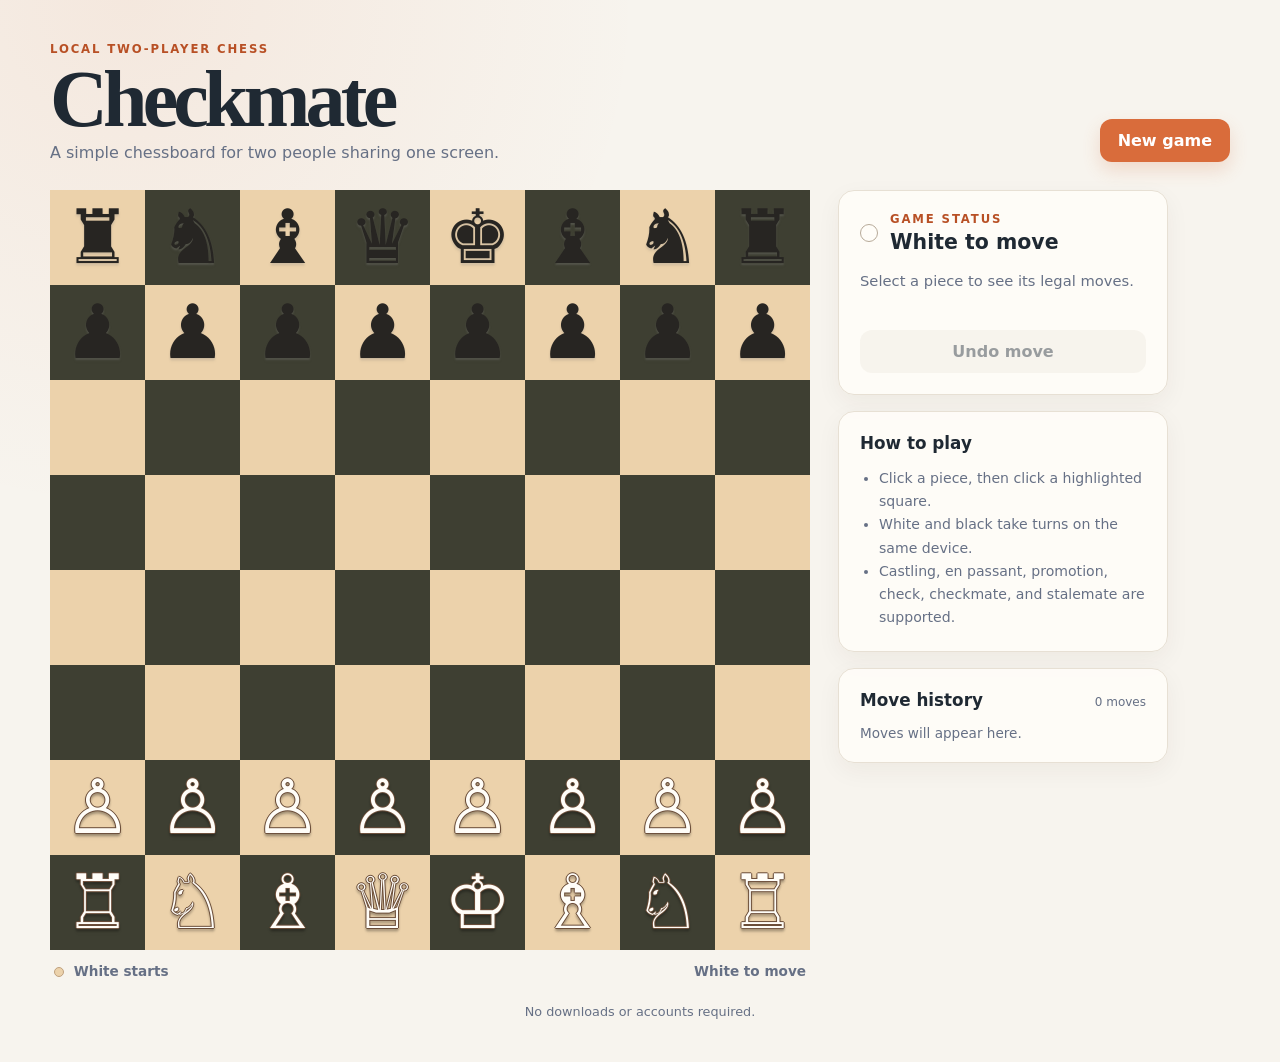
<file: index.html>
<!doctype html>
<html lang="en">
<head>
  <meta charset="UTF-8">
  <meta name="viewport" content="width=device-width, initial-scale=1">
  <meta
    name="description"
    content="Checkmate — a local two-player chess game in your browser."
  >

  <title>Checkmate | Browser Chess</title>
  <link rel="stylesheet" href="dis.css">
  <script src="game.js" defer></script>
</head>
<body>
  <main class="app-shell">
    <header class="site-header">
      <div>
        <p class="eyebrow">LOCAL TWO-PLAYER CHESS</p>
        <h1>Checkmate</h1>
        <p class="subtitle">
          A simple chessboard for two people sharing one screen.
        </p>
      </div>
      <button
        id="new-game"
        class="button button-primary"
        type="button"
      >
        New game
      </button>
    </header>
    <section
      class="game-layout"
      aria-label="Chess game"
    >
      <div class="board-wrap">

        <div
          id="board"
          class="board"
          role="grid"
          aria-label="Chess board"
        ></div>
        <div class="board-footer">
          <span>
            <span class="legend-dot light"></span>
            White starts
          </span>
          <span id="turn-label">
            White to move
          </span>
        </div>
      </div>
      <aside class="side-panel">
        <section class="card status-card">
          <div class="status-heading">
            <span
              id="turn-dot"
              class="turn-dot white-dot"
            ></span>
            <div>
              <p class="eyebrow">GAME STATUS</p>

              <h2 id="status-title">
                White to move
              </h2>
            </div>
          </div>
          <p
            id="status-message"
            class="status-message"
          >
            Select a piece to see its legal moves.
          </p>
          <button
            id="undo"
            class="button button-secondary"
            type="button"
          >
            Undo move
          </button>
        </section>
        <section class="card help-card">
          <h2>How to play</h2>
          <ul>
            <li>
              Click a piece, then click a highlighted square.
            </li>
            <li>
              White and black take turns on the same device.
            </li>
            <li>
              Castling, en passant, promotion, check,
              checkmate, and stalemate are supported.
            </li>
          </ul>
        </section>
        <section class="card moves-card">
          <div class="moves-heading">
            <h2>Move history</h2>
            <span id="move-count">
              0 moves
            </span>
          </div>
          <ol
            id="move-list"
            class="move-list"
            aria-label="Move history"
          ></ol>
        </section>
      </aside>
    </section>
    <footer class="site-footer">
      <p>
        No downloads or accounts required.
      </p>
    </footer>
  </main>
  <div
    id="promotion-modal"
    class="modal-backdrop"
    hidden
  >
    <div
      class="promotion-modal"
      role="dialog"
      aria-modal="true"
      aria-labelledby="promotion-title"
    >
      <h2 id="promotion-title">
        Choose a promotion
      </h2>

      <p>
        Your pawn reached the other side.
      </p>

      <div
        id="promotion-options"
        class="promotion-options"
      ></div>
    </div>
  </div>

</body>
</html>
</file>
<file: dis.css>
:root {
  --ink: #1f2933;
  --muted: #667085;
  --paper: #f7f4ee;
  --panel: #fffdf9;
  --line: #e7e0d4;
  --accent: #d96c3b;
  --accent-dark: #b85025;
  --light-square: #ecd2ab;
  --dark-square: #3e3f32;
  --highlight: rgba(255, 239, 98, .72);
  --move-dot: rgba(35, 36, 32, .36);
  --shadow: 0 18px 50px rgba(68, 49, 29, .12);
}

* { box-sizing: border-box; }

body {
  margin: 0;
  min-width: 320px;
  color: var(--ink);
  background:
    radial-gradient(circle at 10% 0%, rgba(217, 108, 59, .09), transparent 32rem),
    var(--paper);
  font-family: Inter, ui-sans-serif, system-ui, -apple-system, BlinkMacSystemFont, "Segoe UI", sans-serif;
}

button { font: inherit; }

.app-shell { width: min(1180px, calc(100% - 32px)); margin: 0 auto; padding: 42px 0 30px; }
.site-header { display: flex; justify-content: space-between; align-items: end; gap: 24px; margin-bottom: 28px; }
.eyebrow { margin: 0 0 7px; color: var(--accent-dark); font-size: .73rem; font-weight: 800; letter-spacing: .16em; }
h1, h2, p { margin-top: 0; }
h1 { margin-bottom: 8px; font-family: Georgia, "Times New Roman", serif; font-size: clamp(2.65rem, 7vw, 5rem); line-height: .9; letter-spacing: -.06em; }
.subtitle { max-width: 520px; margin-bottom: 0; color: var(--muted); font-size: 1rem; }

.button { border: 0; border-radius: 12px; padding: 12px 18px; cursor: pointer; font-weight: 750; transition: transform .15s ease, box-shadow .15s ease, background .15s ease; }
.button:hover { transform: translateY(-2px); }
.button:focus-visible { outline: 3px solid rgba(217, 108, 59, .35); outline-offset: 3px; }
.button-primary { color: white; background: var(--accent); box-shadow: 0 8px 18px rgba(217, 108, 59, .2); }
.button-primary:hover { background: var(--accent-dark); }
.button-secondary { width: 100%; color: var(--ink); background: #f0ebe2; }
.button-secondary:hover { background: #e7dfd1; }
.button:disabled { cursor: not-allowed; opacity: .45; transform: none; }

.game-layout { display: grid; grid-template-columns: minmax(0, 760px) 330px; align-items: start; gap: 28px; }
.board-wrap { min-width: 0; }
.board {
  display: grid;
  grid-template-columns: repeat(8, 1fr);
  grid-template-rows: repeat(8, 1fr);
  width: 100%;
  aspect-ratio: 1;
  overflow: hidden;
}
.square {
  position: relative;
  display: grid;
  place-items: center;
  width: 100%;
  height: 100%;
  min-width: 0;
  min-height: 0;
  padding: 0;
  border: 0;
  cursor: pointer;
  font-size: clamp(1.9rem, 7vw, 4.7rem);
  line-height: 1;
}
.square:hover { filter: brightness(1.07); }
.square:focus-visible { z-index: 2; outline: 4px solid var(--accent); outline-offset: -4px; }
.square.light { background: var(--light-square); }
.square.dark { background: var(--dark-square); }
.square.selected { box-shadow: inset 0 0 0 5px rgba(255, 246, 119, .95); }
.square.last-move { box-shadow: inset 0 0 0 999px rgba(246, 226, 87, .2); }
.square.in-check { box-shadow: inset 0 0 0 999px rgba(217, 63, 44, .48); }
.square.legal-move::after { content: ""; position: absolute; width: 24%; aspect-ratio: 1; border-radius: 50%; background: var(--move-dot); }
.square.legal-move.capture::after { width: 76%; background: transparent; border: 5px solid var(--move-dot); }
.piece { position: relative; z-index: 1; display: block; font-family: "Segoe UI Symbol", "Noto Sans Symbols 2", serif; user-select: none; filter: drop-shadow(0 2px 1px rgba(0, 0, 0, .16)); }
.piece.white { color: #fffdf8; text-shadow: 0 1px 0 #6a4c37, 0 -1px 0 #6a4c37, 1px 0 0 #6a4c37, -1px 0 0 #6a4c37, 0 3px 3px rgba(0,0,0,.23); }
.piece.black { color: #272522; text-shadow: 0 2px 2px rgba(255,255,255,.15); }
.board-footer { display: flex; justify-content: space-between; gap: 12px; padding: 13px 4px 0; color: var(--muted); font-size: .85rem; font-weight: 650; }
.legend-dot { display: inline-block; width: 10px; height: 10px; margin-right: 5px; border-radius: 50%; vertical-align: -1px; }
.legend-dot.light { background: var(--light-square); border: 1px solid #c0a17e; }

.side-panel { display: grid; gap: 16px; }
.card { padding: 21px; border: 1px solid var(--line); border-radius: 16px; background: rgba(255, 253, 249, .88); box-shadow: 0 8px 25px rgba(68, 49, 29, .05); }
.card h2 { margin-bottom: 14px; font-size: 1.05rem; }
.status-heading { display: flex; align-items: center; gap: 12px; margin-bottom: 16px; }
.status-heading .eyebrow { margin-bottom: 4px; }
.status-heading h2 { margin: 0; font-size: 1.28rem; }
.turn-dot { width: 18px; height: 18px; flex: 0 0 18px; border-radius: 50%; border: 1px solid #b7aa99; }
.white-dot { background: #fffdf8; }
.black-dot { background: #292623; border-color: #292623; }
.status-message { min-height: 42px; margin-bottom: 18px; color: var(--muted); font-size: .92rem; line-height: 1.5; }
.help-card ul { margin: 0; padding-left: 19px; color: var(--muted); font-size: .88rem; line-height: 1.65; }
.moves-heading { display: flex; align-items: baseline; justify-content: space-between; gap: 10px; }
.moves-heading h2 { margin-bottom: 0; }
#move-count { color: var(--muted); font-size: .75rem; }
.move-list { max-height: 220px; overflow-y: auto; margin: 15px 0 0; padding: 0; list-style: none; counter-reset: moves; }
.move-list:empty::after { content: "Moves will appear here."; display: block; color: var(--muted); font-size: .85rem; }
.move-row { display: grid; grid-template-columns: 28px 1fr 1fr; gap: 8px; padding: 8px 4px; border-top: 1px solid var(--line); font-size: .86rem; }
.move-number { color: var(--muted); }
.site-footer { padding: 25px 0 0; color: var(--muted); font-size: .8rem; text-align: center; }

.modal-backdrop { position: fixed; inset: 0; z-index: 10; display: grid; place-items: center; padding: 20px; background: rgba(31, 25, 20, .58); }
.modal-backdrop[hidden] { display: none; }
.promotion-modal { width: min(390px, 100%); padding: 27px; border-radius: 18px; background: var(--panel); box-shadow: var(--shadow); text-align: center; }
.promotion-modal h2 { margin-bottom: 7px; font-family: Georgia, serif; font-size: 1.65rem; }
.promotion-modal p { color: var(--muted); }
.promotion-options { display: grid; grid-template-columns: repeat(4, 1fr); gap: 9px; }
.promotion-button { padding: 10px 4px; border: 1px solid var(--line); border-radius: 10px; color: var(--ink); background: #f7f1e8; cursor: pointer; }
.promotion-button:hover { background: #f0dfca; }
.promotion-button .piece { font-size: 2.5rem; }

@media (max-width: 930px) {
  .game-layout { grid-template-columns: minmax(0, 1fr); max-width: 760px; margin: 0 auto; }
  .side-panel { grid-template-columns: repeat(2, minmax(0, 1fr)); }
  .moves-card { grid-column: 1 / -1; }
}

@media (max-width: 560px) {
  .app-shell { width: min(100% - 20px, 480px); padding-top: 25px; }
  .site-header { align-items: start; flex-direction: column; gap: 19px; }
  .site-header .button { width: 100%; }
  h1 { font-size: 3.4rem; }
  .board { border-width: 5px; border-radius: 10px; }
  .side-panel { grid-template-columns: 1fr; }
  .moves-card { grid-column: auto; }
}
</file>
